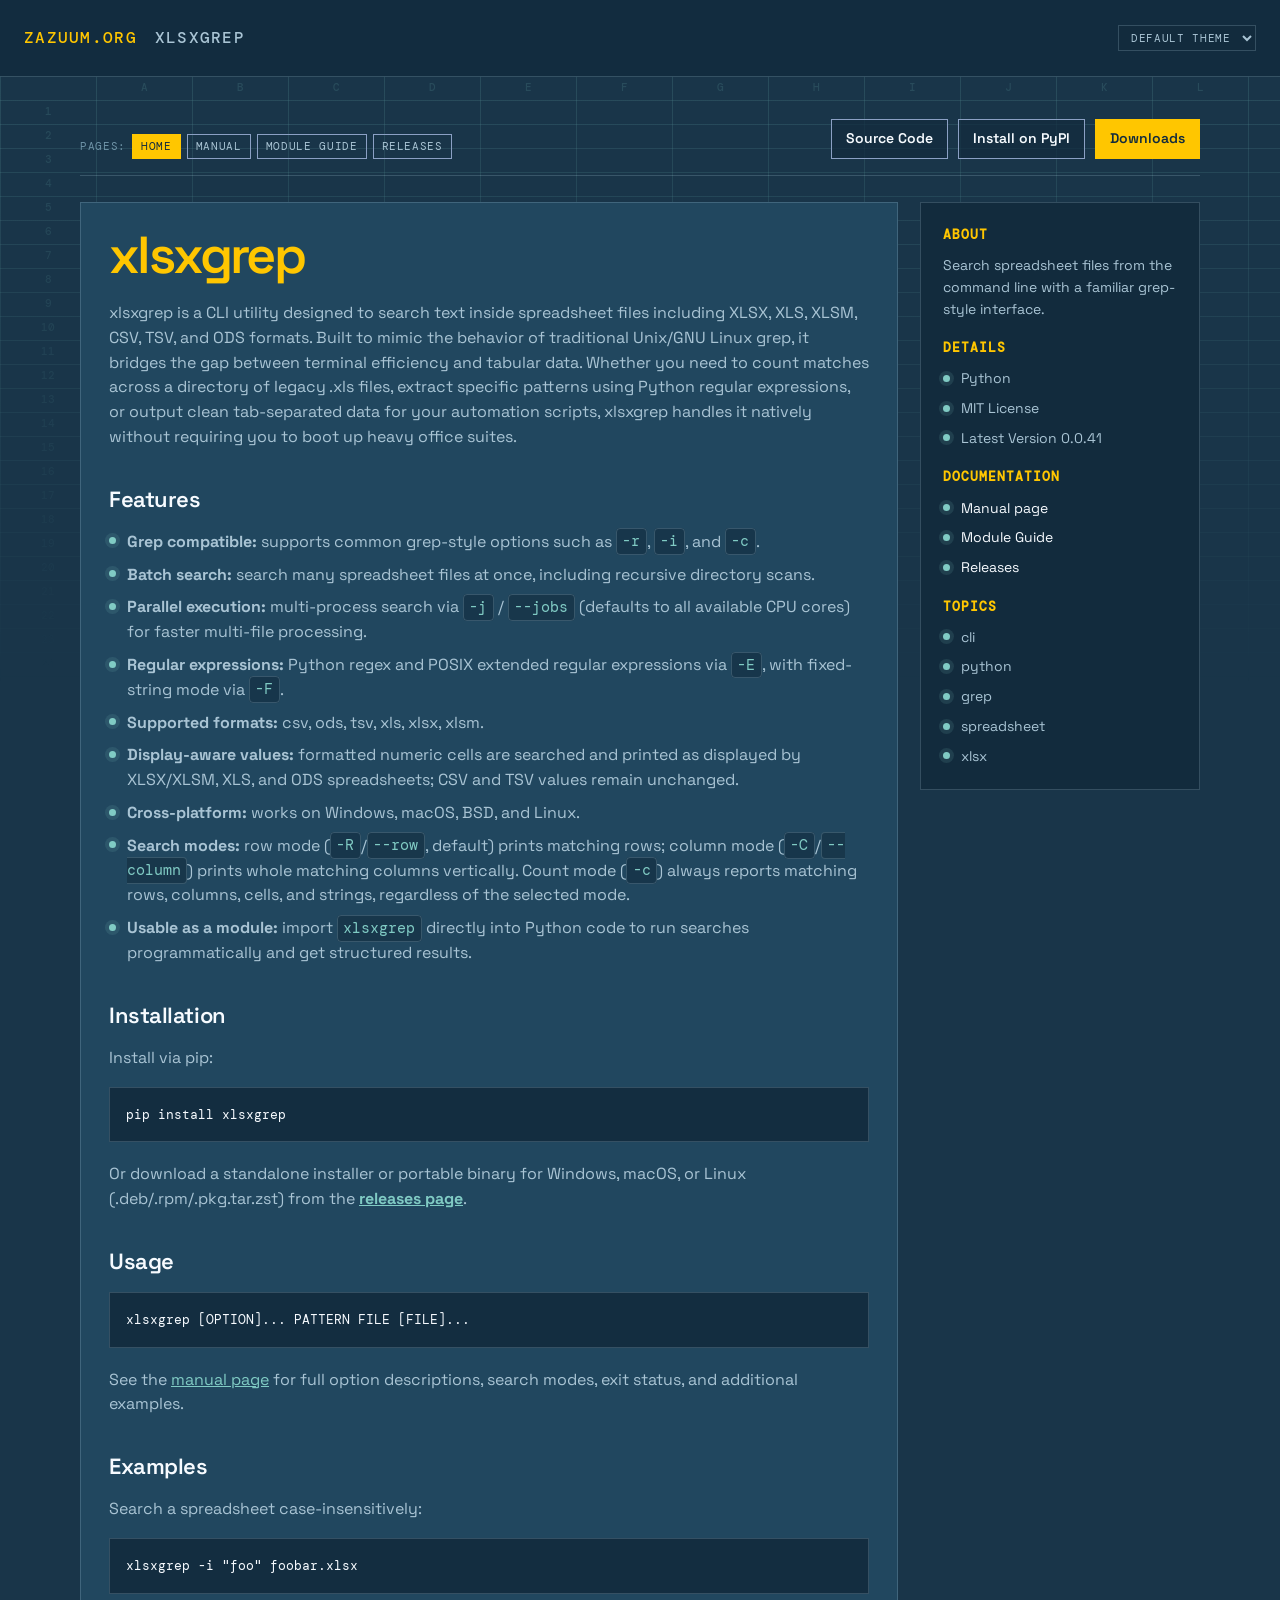
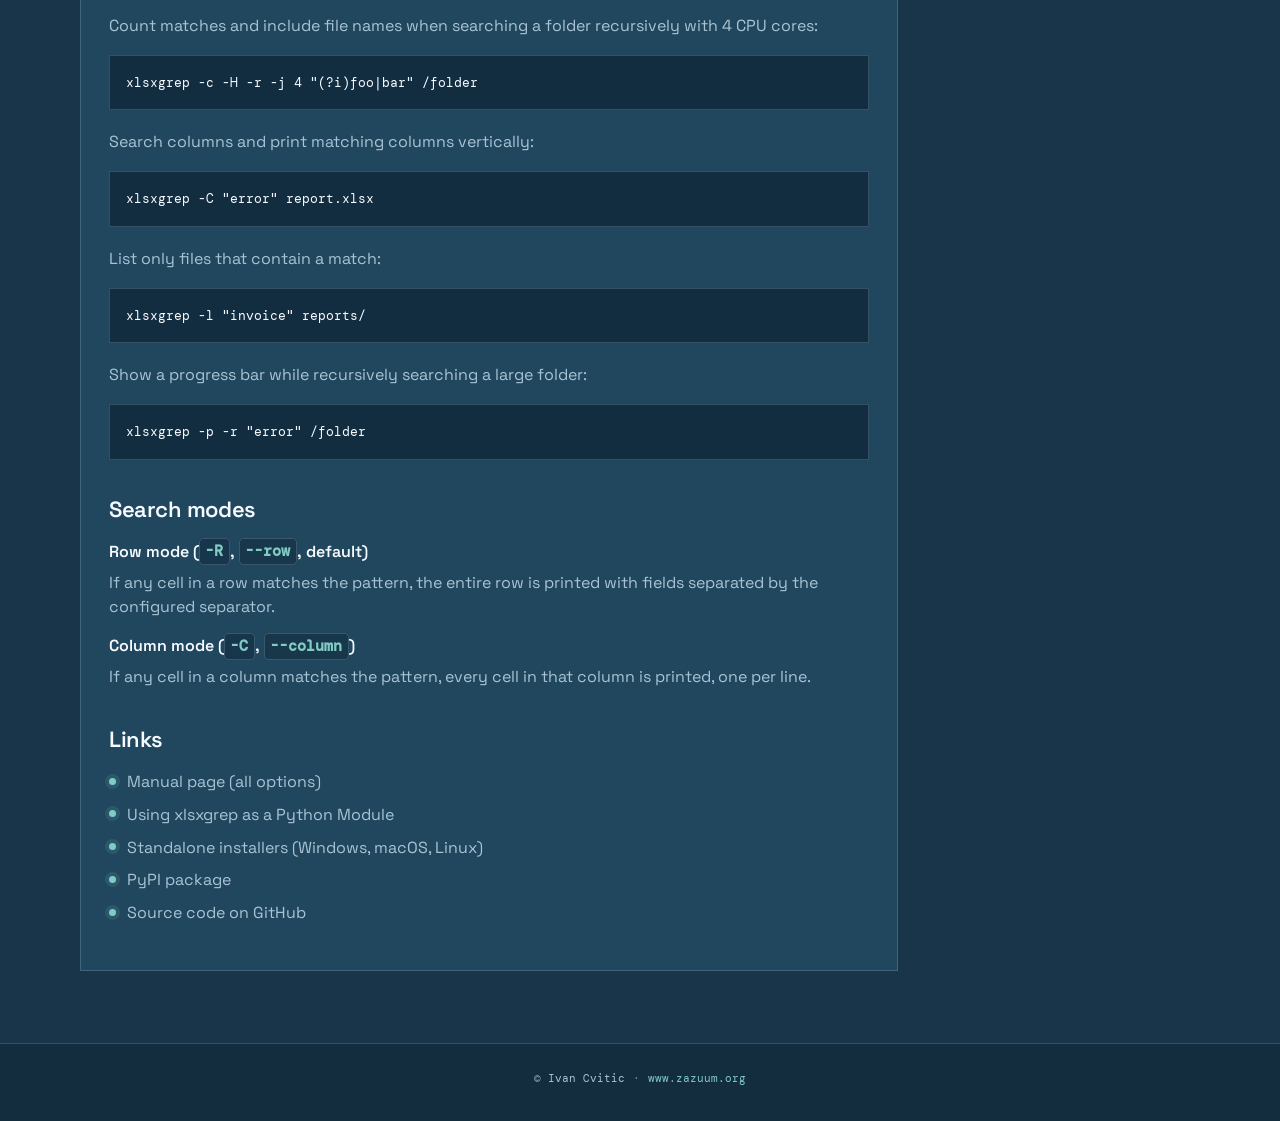
<file: docs/index.html>
<!DOCTYPE html>
<html lang="en">
<head>
  <script async src="https://www.googletagmanager.com/gtag/js?id=G-VQNH7RL9F0"></script>
  <script>
    window.dataLayer = window.dataLayer || [];
    function gtag(){dataLayer.push(arguments);}
    gtag('js', new Date());
    gtag('config', 'G-VQNH7RL9F0');
  </script>

  <meta charset="utf-8">
  <meta name="viewport" content="width=device-width, initial-scale=1">
  <title>zazuum/xlsxgrep</title>
  <link rel="stylesheet" href="css/style.css">
  <script src="theme.js"></script>
  <script src="sheet-grid.js" defer></script>
</head>
<body>
  <div class="gh-sheet-chrome" aria-hidden="true">
    <div class="gh-sheet-corner"></div>
    <div class="gh-sheet-col-headers" id="sheet-col-headers"></div>
    <div class="gh-sheet-row-headers" id="sheet-row-headers"></div>
  </div>
  <header class="gh-header">
    <div class="gh-header-inner">
      <nav class="gh-nav gh-nav-man" aria-label="Global">
        <a href="https://www.zazuum.org">zazuum.org</a>
        <a href="index.html">xlsxgrep</a>
      </nav>

      <div class="gh-header-actions">
        <select id="theme-select" class="gh-theme-select" aria-label="Select color theme">
          <option value="light">Light theme</option>
          <option value="default">Default theme</option>
          <option value="dark">Dark theme</option>
        </select>
      </div>
    </div>
  </header>

  <main class="gh-repo-page">
    <div class="gh-repo-header">
      <div class="gh-repo-header-main">
        <nav class="gh-sitemap" aria-label="Site pages">
          <span class="gh-sitemap-label">Pages:</span>
          <a href="index.html" class="is-active" aria-current="page">Home</a>
          <a href="manual.html">Manual</a>
          <a href="xlsxgrep_as_a_module.html">Module Guide</a>
          <a href="releases.html">Releases</a>
        </nav>
      </div>
      <div class="gh-repo-header-actions">
        <a class="gh-btn gh-btn-outline" href="https://github.com/zazuum/xlsxgrep" target="_blank" rel="noopener noreferrer">Source Code</a>
        <a class="gh-btn gh-btn-outline" href="https://pypi.org/project/xlsxgrep/" target="_blank" rel="noopener noreferrer">Install on PyPI</a>
        <a class="gh-btn gh-btn-primary" href="releases.html">Downloads</a>
      </div>
    </div>

    <div class="gh-repo-layout">
      <article class="gh-readme">
        <h1>xlsxgrep</h1>
        <p class="gh-readme-lead">
          xlsxgrep is a CLI utility designed to search text inside spreadsheet files including XLSX, XLS, XLSM, CSV, TSV, and ODS formats. 
          Built to mimic the behavior of traditional Unix/GNU Linux grep, it bridges the gap between terminal efficiency and tabular data.
          Whether you need to count matches across a directory of legacy .xls files, extract specific patterns using Python regular expressions,
           or output clean tab-separated data for your automation scripts, xlsxgrep handles it natively without requiring you to boot up heavy office suites.
        </p>

        <h2>Features</h2>
        <ul>
          <li><strong>Grep compatible:</strong> supports common grep-style options such as <code>-r</code>, <code>-i</code>, and <code>-c</code>.</li>
          <li><strong>Batch search:</strong> search many spreadsheet files at once, including recursive directory scans.</li>
          <li><strong>Parallel execution:</strong> multi-process search via <code>-j</code> / <code>--jobs</code> (defaults to all available CPU cores) for faster multi-file processing.</li>
          <li><strong>Regular expressions:</strong> Python regex and POSIX extended regular expressions via <code>-E</code>, with fixed-string mode via <code>-F</code>.</li>
          <li><strong>Supported formats:</strong> csv, ods, tsv, xls, xlsx, xlsm.</li>
          <li><strong>Display-aware values:</strong> formatted numeric cells are searched and printed as displayed by XLSX/XLSM, XLS, and ODS spreadsheets; CSV and TSV values remain unchanged.</li>
          <li><strong>Cross-platform:</strong> works on Windows, macOS, BSD, and Linux.</li>
          <li><strong>Search modes:</strong> row mode (<code>-R</code>/<code>--row</code>, default) prints matching rows; column mode (<code>-C</code>/<code>--column</code>) prints whole matching columns vertically. Count mode (<code>-c</code>) always reports matching rows, columns, cells, and strings, regardless of the selected mode.</li>
          <li><strong>Usable as a module:</strong> import <code>xlsxgrep</code> directly into Python code to run searches programmatically and get structured results.</li>
        </ul>

        <h2>Installation</h2>
        <p>Install via pip:</p>
        <pre><code>pip install xlsxgrep</code></pre>
        <p>
          Or download a standalone installer or portable binary for
          Windows, macOS, or Linux (.deb/.rpm/.pkg.tar.zst) from the
          <a href="releases.html"><strong>releases page</strong></a>.
        </p>

        <h2>Usage</h2>
        <pre><code>xlsxgrep [OPTION]... PATTERN FILE [FILE]...</code></pre>
        <p>
          See the <a href="manual.html">manual page</a> for full option descriptions,
          search modes, exit status, and additional examples.
        </p>

        <h2>Examples</h2>
        <p>Search a spreadsheet case-insensitively:</p>
        <pre><code>xlsxgrep -i "foo" foobar.xlsx</code></pre>

        <p>Count matches and include file names when searching a folder recursively with 4 CPU cores:</p>
        <pre><code>xlsxgrep -c -H -r -j 4 "(?i)foo|bar" /folder</code></pre>

        <p>Search columns and print matching columns vertically:</p>
        <pre><code>xlsxgrep -C "error" report.xlsx</code></pre>

        <p>List only files that contain a match:</p>
        <pre><code>xlsxgrep -l "invoice" reports/</code></pre>

        <p>Show a progress bar while recursively searching a large folder:</p>
        <pre><code>xlsxgrep -p -r "error" /folder</code></pre>

        <h2>Search modes</h2>
        <dl class="gh-readme-dl">
          <dt>Row mode (<code>-R</code>, <code>--row</code>, default)</dt>
          <dd>If any cell in a row matches the pattern, the entire row is printed with fields separated by the configured separator.</dd>
          <dt>Column mode (<code>-C</code>, <code>--column</code>)</dt>
          <dd>If any cell in a column matches the pattern, every cell in that column is printed, one per line.</dd>
        </dl>

        <h2>Links</h2>
        <ul>
          <li><a href="manual.html">Manual page (all options)</a></li>
          <li><a href="xlsxgrep_as_a_module.html">Using xlsxgrep as a Python Module</a></li>
          <li><a href="releases.html">Standalone installers (Windows, macOS, Linux)</a></li>
          <li><a href="https://pypi.org/project/xlsxgrep/" target="_blank" rel="noopener noreferrer">PyPI package</a></li>
          <li><a href="https://github.com/zazuum/xlsxgrep" target="_blank" rel="noopener noreferrer">Source code on GitHub</a></li>
          
        </ul>
      </article>

      <aside class="gh-repo-sidebar">
        <h2>About</h2>
        <p>Search spreadsheet files from the command line with a familiar grep-style interface.</p>

         <h3>Details</h3>
        <ul class="gh-repo-meta">
          <li><span class="gh-lang-dot gh-lang-python"></span> Python</li>
          <li>MIT License</li>
          <li>Latest Version 0.0.41</li>
 
        <h3>Documentation</h3>
        <ul class="gh-repo-meta">
          <li><a href="manual.html">Manual page</a></li>
          <li><a href="xlsxgrep_as_a_module.html">Module Guide</a></li>
          <li><a href="releases.html">Releases</a></li>
        </ul>


        <h3>Topics</h3>
        <ul class="gh-topic-list">
          <li>cli</li>
          <li>python</li>
          <li>grep</li>
          <li>spreadsheet</li>
          <li>xlsx</li>
        </ul>
        </ul>
      </aside>
    </div>
  </main>

  <footer class="gh-footer">
    <div class="gh-footer-inner">
      <span>&copy; Ivan Cvitic</span>
      <span class="gh-footer-sep">&middot;</span>
      <a href="https://www.zazuum.org">www.zazuum.org</a>
    </div>
  </footer>
</body>
</html>
</file>
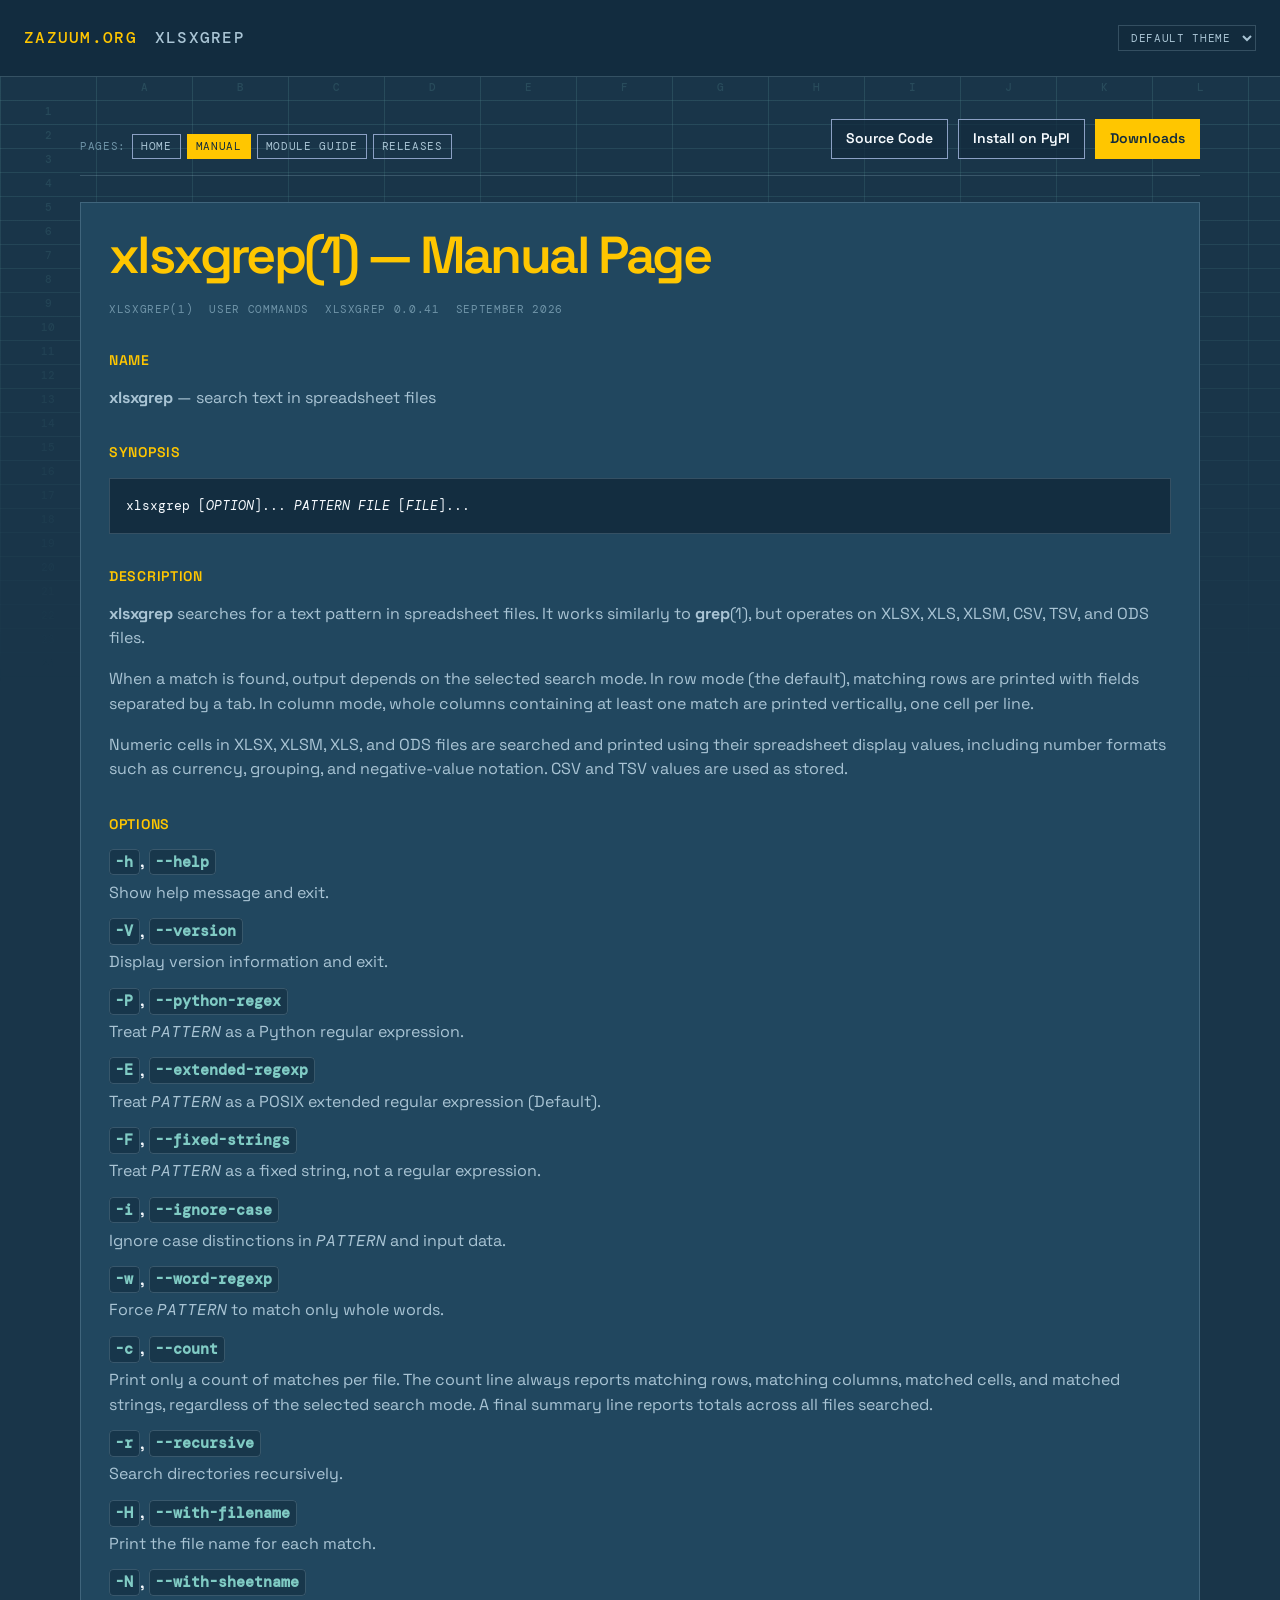
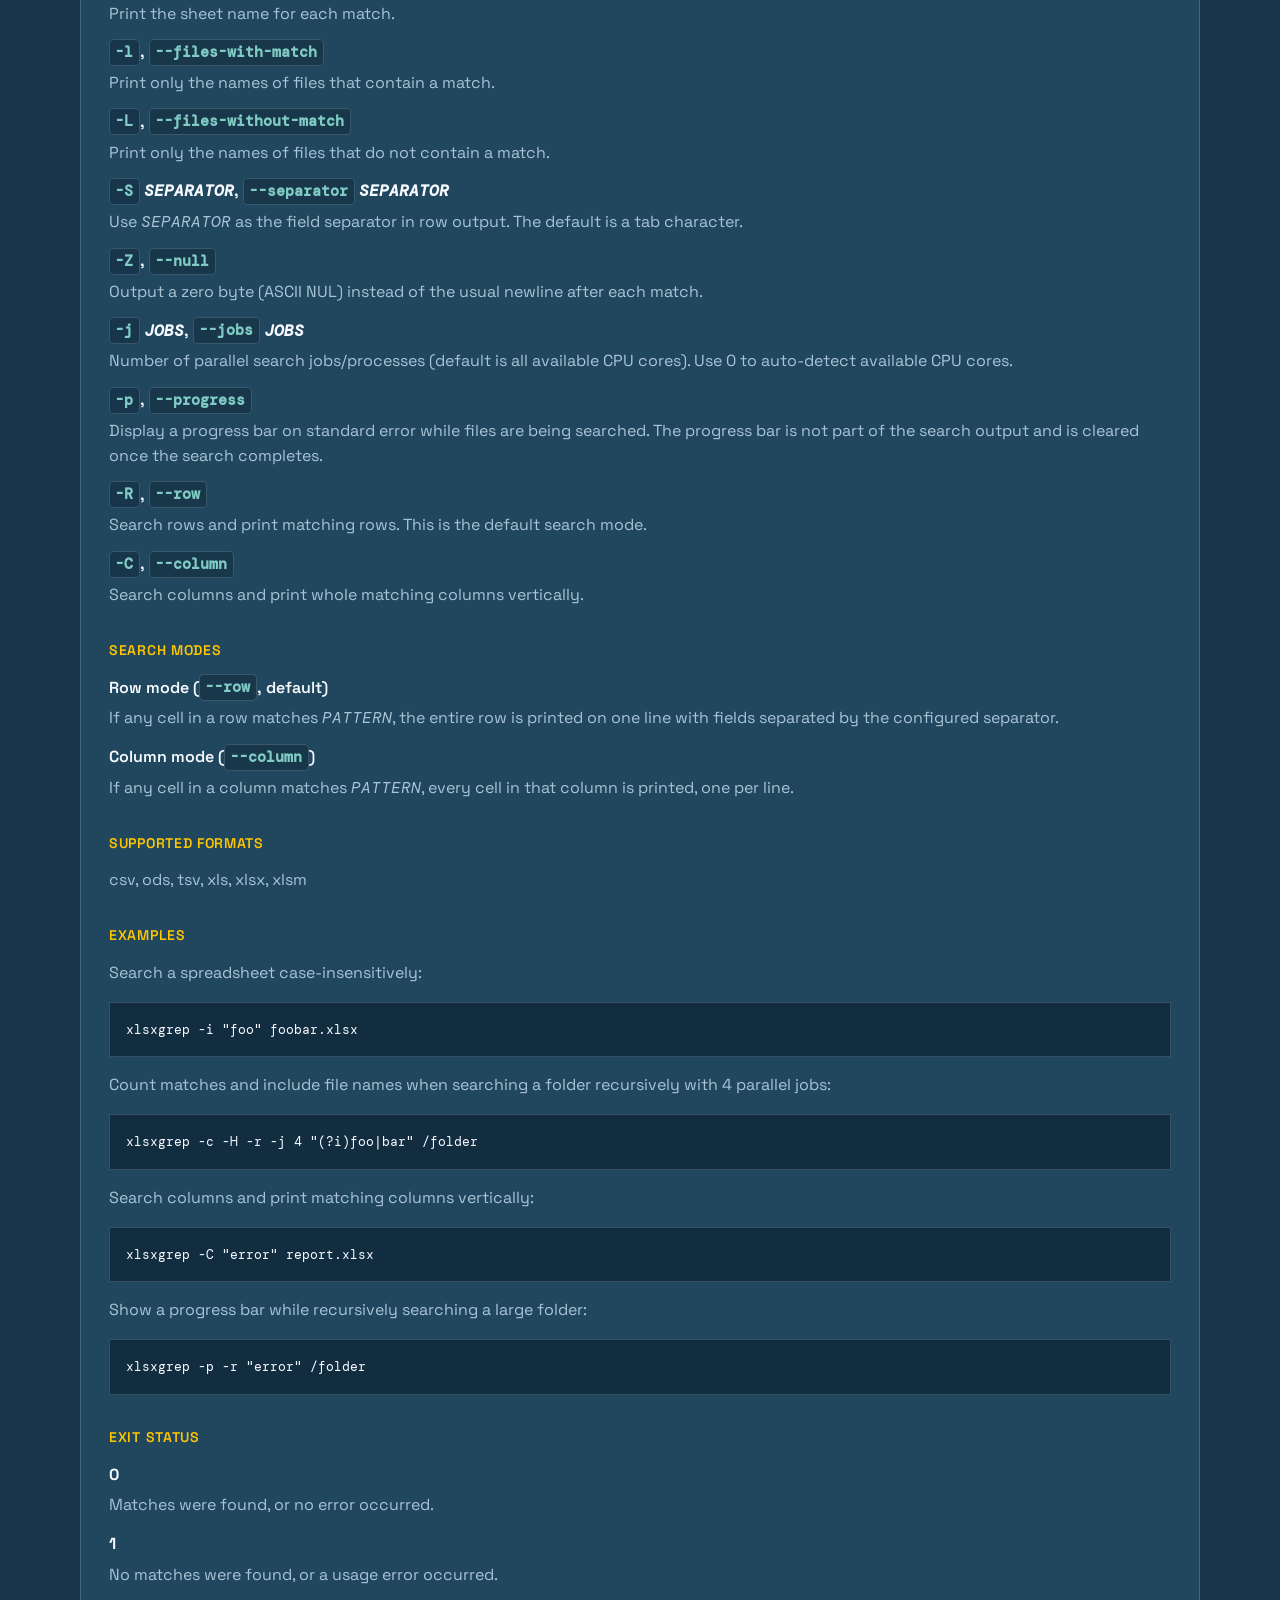
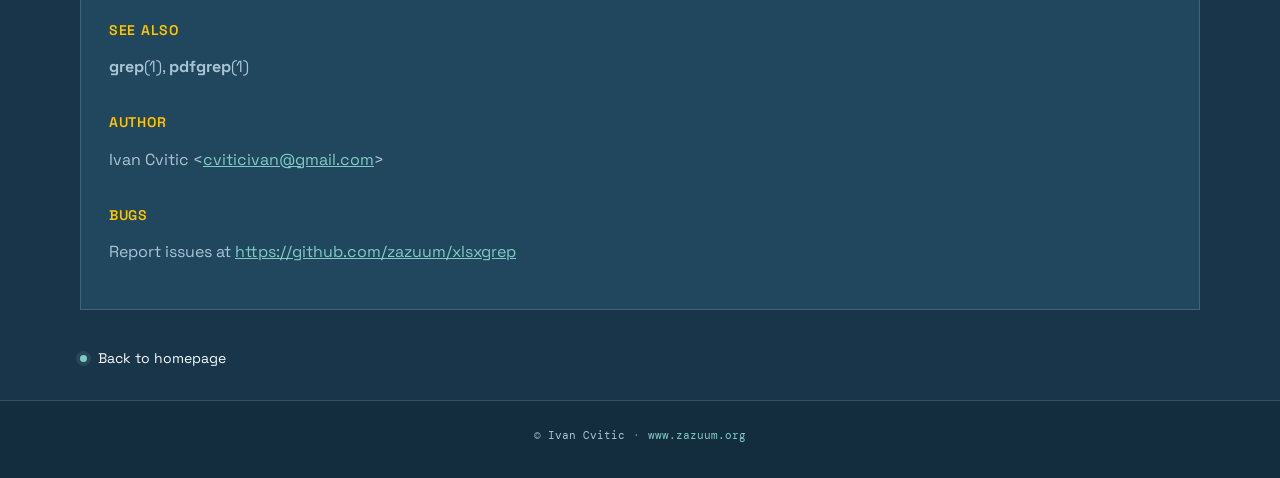
<file: docs/manual.html>
<!DOCTYPE html>
<html lang="en">
<head>
  <script async src="https://www.googletagmanager.com/gtag/js?id=G-VQNH7RL9F0"></script>
  <script>
    window.dataLayer = window.dataLayer || [];
    function gtag(){dataLayer.push(arguments);}
    gtag('js', new Date());
    gtag('config', 'G-VQNH7RL9F0');
  </script>

  <meta charset="utf-8">
  <meta name="viewport" content="width=device-width, initial-scale=1">
  <title>xlsxgrep(1) — manual page</title>
  <link rel="stylesheet" href="css/style.css">
  <script src="theme.js"></script>
  <script src="sheet-grid.js" defer></script>
</head>
<body>
  <div class="gh-sheet-chrome" aria-hidden="true">
    <div class="gh-sheet-corner"></div>
    <div class="gh-sheet-col-headers" id="sheet-col-headers"></div>
    <div class="gh-sheet-row-headers" id="sheet-row-headers"></div>
  </div>
  <header class="gh-header">
    <div class="gh-header-inner">
      <nav class="gh-nav gh-nav-man" aria-label="Global">
        <a href="https://www.zazuum.org">zazuum.org</a>
        <a href="index.html">xlsxgrep</a>
      </nav>

      <div class="gh-header-actions">
        <select id="theme-select" class="gh-theme-select" aria-label="Select color theme">
          <option value="light">Light theme</option>
          <option value="default">Default theme</option>
          <option value="dark">Dark theme</option>
        </select>
      </div>
    </div>
  </header>

  <main class="gh-man-page">
    <div class="gh-repo-header">
      <div class="gh-repo-header-main">
        <nav class="gh-sitemap" aria-label="Site pages">
          <span class="gh-sitemap-label">Pages:</span>
          <a href="index.html">Home</a>
          <a href="manual.html" class="is-active" aria-current="page">Manual</a>
          <a href="xlsxgrep_as_a_module.html">Module Guide</a>
          <a href="releases.html">Releases</a>
        </nav>
      </div>
      <div class="gh-repo-header-actions">
        <a class="gh-btn gh-btn-outline" href="https://github.com/zazuum/xlsxgrep" target="_blank" rel="noopener noreferrer">Source Code</a>
        <a class="gh-btn gh-btn-outline" href="https://pypi.org/project/xlsxgrep/" target="_blank" rel="noopener noreferrer">Install on PyPI</a>
        <a class="gh-btn gh-btn-primary" href="releases.html">Downloads</a>
      </div>
    </div>

    <article class="gh-man-body">
      <h1>xlsxgrep(1) — Manual Page</h1>
      <p class="gh-man-meta">
        <span>XLSXGREP(1)</span>
        <span>User Commands</span>
        <span>xlsxgrep 0.0.41</span>
        <span>September 2026</span>
      </p>

      <section class="gh-man-section" id="name">
        <h2>Name</h2>
        <p><strong>xlsxgrep</strong> — search text in spreadsheet files</p>
      </section>

      <section class="gh-man-section" id="synopsis">
        <h2>Synopsis</h2>
        <pre class="gh-man-synopsis"><code>xlsxgrep [<var>OPTION</var>]... <var>PATTERN</var> <var>FILE</var> [<var>FILE</var>]...</code></pre>
      </section>

      <section class="gh-man-section" id="description">
        <h2>Description</h2>
        <p>
          <strong>xlsxgrep</strong> searches for a text pattern in spreadsheet files.
          It works similarly to <strong>grep</strong>(1), but operates on XLSX, XLS, XLSM, CSV, TSV, and ODS files.
        </p>
        <p>
          When a match is found, output depends on the selected search mode.
          In row mode (the default), matching rows are printed with fields separated by a tab.
          In column mode, whole columns containing at least one match are printed vertically, one cell per line.
        </p>
        <p>
          Numeric cells in XLSX, XLSM, XLS, and ODS files are searched and printed using their spreadsheet display values,
          including number formats such as currency, grouping, and negative-value notation. CSV and TSV values are used as stored.
        </p>
      </section>

      <section class="gh-man-section" id="options">
        <h2>Options</h2>
        <dl class="gh-man-dl">
          <dt><code>-h</code>, <code>--help</code></dt>
          <dd>Show help message and exit.</dd>

          <dt><code>-V</code>, <code>--version</code></dt>
          <dd>Display version information and exit.</dd>

          <dt><code>-P</code>, <code>--python-regex</code></dt>
          <dd>Treat <var>PATTERN</var> as a Python regular expression.</dd>

          <dt><code>-E</code>, <code>--extended-regexp</code></dt>
          <dd>Treat <var>PATTERN</var> as a POSIX extended regular expression (Default).</dd>

          <dt><code>-F</code>, <code>--fixed-strings</code></dt>
          <dd>Treat <var>PATTERN</var> as a fixed string, not a regular expression.</dd>

          <dt><code>-i</code>, <code>--ignore-case</code></dt>
          <dd>Ignore case distinctions in <var>PATTERN</var> and input data.</dd>

          <dt><code>-w</code>, <code>--word-regexp</code></dt>
          <dd>Force <var>PATTERN</var> to match only whole words.</dd>

          <dt><code>-c</code>, <code>--count</code></dt>
          <dd>Print only a count of matches per file. The count line always reports matching rows, matching columns, matched cells, and matched strings, regardless of the selected search mode. A final summary line reports totals across all files searched.</dd>

          <dt><code>-r</code>, <code>--recursive</code></dt>
          <dd>Search directories recursively.</dd>

          <dt><code>-H</code>, <code>--with-filename</code></dt>
          <dd>Print the file name for each match.</dd>

          <dt><code>-N</code>, <code>--with-sheetname</code></dt>
          <dd>Print the sheet name for each match.</dd>

          <dt><code>-l</code>, <code>--files-with-match</code></dt>
          <dd>Print only the names of files that contain a match.</dd>

          <dt><code>-L</code>, <code>--files-without-match</code></dt>
          <dd>Print only the names of files that do not contain a match.</dd>

          <dt><code>-S</code> <var>SEPARATOR</var>, <code>--separator</code> <var>SEPARATOR</var></dt>
          <dd>Use <var>SEPARATOR</var> as the field separator in row output. The default is a tab character.</dd>

          <dt><code>-Z</code>, <code>--null</code></dt>
          <dd>Output a zero byte (ASCII NUL) instead of the usual newline after each match.</dd>

          <dt><code>-j</code> <var>JOBS</var>, <code>--jobs</code> <var>JOBS</var></dt>
          <dd>Number of parallel search jobs/processes (default is all available CPU cores). Use 0 to auto-detect available CPU cores.</dd>

          <dt><code>-p</code>, <code>--progress</code></dt>
          <dd>Display a progress bar on standard error while files are being searched. The progress bar is not part of the search output and is cleared once the search completes.</dd>

          <dt><code>-R</code>, <code>--row</code></dt>
          <dd>Search rows and print matching rows. This is the default search mode.</dd>

          <dt><code>-C</code>, <code>--column</code></dt>
          <dd>Search columns and print whole matching columns vertically.</dd>
        </dl>
      </section>

      <section class="gh-man-section" id="search-modes">
        <h2>Search modes</h2>
        <dl class="gh-man-dl">
          <dt>Row mode (<code>--row</code>, default)</dt>
          <dd>If any cell in a row matches <var>PATTERN</var>, the entire row is printed on one line with fields separated by the configured separator.</dd>

          <dt>Column mode (<code>--column</code>)</dt>
          <dd>If any cell in a column matches <var>PATTERN</var>, every cell in that column is printed, one per line.</dd>
        </dl>
      </section>

      <section class="gh-man-section" id="supported-formats">
        <h2>Supported formats</h2>
        <p>csv, ods, tsv, xls, xlsx, xlsm</p>
      </section>

      <section class="gh-man-section" id="examples">
        <h2>Examples</h2>
        <p>Search a spreadsheet case-insensitively:</p>
        <pre><code>xlsxgrep -i "foo" foobar.xlsx</code></pre>

        <p>Count matches and include file names when searching a folder recursively with 4 parallel jobs:</p>
        <pre><code>xlsxgrep -c -H -r -j 4 "(?i)foo|bar" /folder</code></pre>

        <p>Search columns and print matching columns vertically:</p>
        <pre><code>xlsxgrep -C "error" report.xlsx</code></pre>

        <p>Show a progress bar while recursively searching a large folder:</p>
        <pre><code>xlsxgrep -p -r "error" /folder</code></pre>
      </section>

      <section class="gh-man-section" id="exit-status">
        <h2>Exit status</h2>
        <dl class="gh-man-dl">
          <dt><strong>0</strong></dt>
          <dd>Matches were found, or no error occurred.</dd>
          <dt><strong>1</strong></dt>
          <dd>No matches were found, or a usage error occurred.</dd>
        </dl>
      </section>

      <section class="gh-man-section" id="see-also">
        <h2>See also</h2>
        <p><strong>grep</strong>(1), <strong>pdfgrep</strong>(1) </p>
      </section>

      <section class="gh-man-section" id="author">
        <h2>Author</h2>
        <p>Ivan Cvitic &lt;<a href="mailto:cviticivan@gmail.com">cviticivan@gmail.com</a>&gt;</p>
      </section>

      <section class="gh-man-section" id="bugs">
        <h2>Bugs</h2>
        <p>Report issues at <a href="https://github.com/zazuum/xlsxgrep" target="_blank" rel="noopener noreferrer">https://github.com/zazuum/xlsxgrep</a></p>
      </section>
    </article>
  </main>

  <div class="gh-back-home">
    <ul class="gh-repo-meta">
      <li><a href="index.html">Back to homepage</a></li>
    </ul>
  </div>

  <footer class="gh-footer">
    <div class="gh-footer-inner">
      <span>&copy;  Ivan Cvitic</span>
      <span class="gh-footer-sep">&middot;</span>
      <a href="https://www.zazuum.org">www.zazuum.org</a>
    </div>
  </footer>
</body>
</html>
</file>
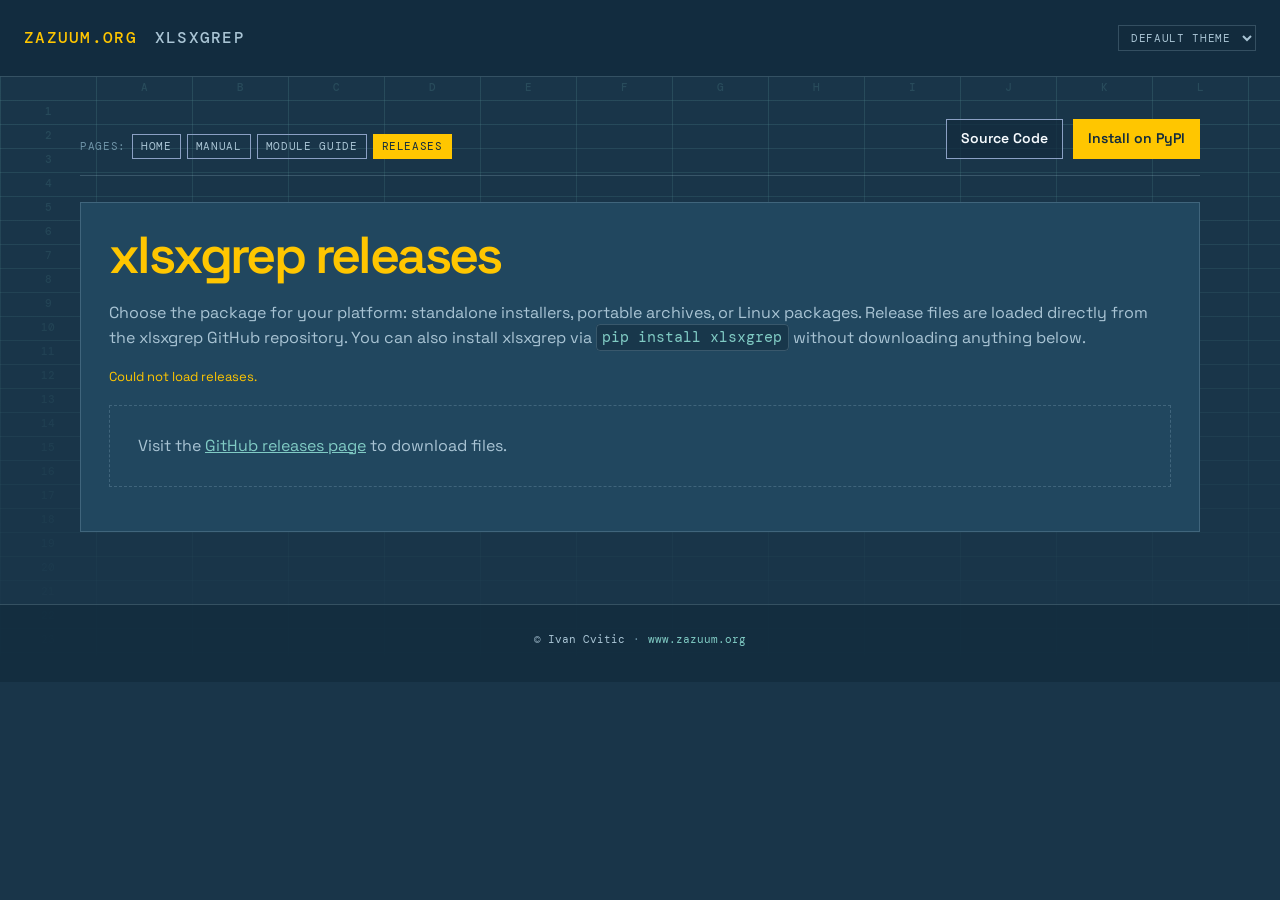
<file: docs/releases.html>
<!DOCTYPE html>
<html lang="en">
<head>
  <script async src="https://www.googletagmanager.com/gtag/js?id=G-VQNH7RL9F0"></script>
  <script>
    window.dataLayer = window.dataLayer || [];
    function gtag(){dataLayer.push(arguments);}
    gtag('js', new Date());
    gtag('config', 'G-VQNH7RL9F0');
  </script>

  <meta charset="utf-8">
  <meta name="viewport" content="width=device-width, initial-scale=1">
  <meta name="description" content="Download xlsxgrep releases for Windows, macOS, and Linux.">
  <title>xlsxgrep | Releases</title>
  <link rel="stylesheet" href="css/style.css">
  <script src="theme.js"></script>
  <script src="sheet-grid.js" defer></script>
</head>
<body>
  <div class="gh-sheet-chrome" aria-hidden="true">
    <div class="gh-sheet-corner"></div>
    <div class="gh-sheet-col-headers" id="sheet-col-headers"></div>
    <div class="gh-sheet-row-headers" id="sheet-row-headers"></div>
  </div>
  <header class="gh-header">
    <div class="gh-header-inner">
      <nav class="gh-nav gh-nav-man" aria-label="Global">
        <a href="https://www.zazuum.org">zazuum.org</a>
        <a href="index.html">xlsxgrep</a>
      </nav>

      <div class="gh-header-actions">
        <select id="theme-select" class="gh-theme-select" aria-label="Select color theme">
          <option value="light">Light theme</option>
          <option value="default">Default theme</option>
          <option value="dark">Dark theme</option>
        </select>
      </div>
    </div>
  </header>

  <main class="gh-repo-page">
    <div class="gh-repo-header">
      <div class="gh-repo-header-main">
        <nav class="gh-sitemap" aria-label="Site pages">
          <span class="gh-sitemap-label">Pages:</span>
          <a href="index.html">Home</a>
          <a href="manual.html">Manual</a>
          <a href="xlsxgrep_as_a_module.html">Module Guide</a>
          <a href="releases.html" class="is-active" aria-current="page">Releases</a>
        </nav>
      </div>
      <div class="gh-repo-header-actions">
        <a class="gh-btn gh-btn-outline" href="https://github.com/zazuum/xlsxgrep" target="_blank" rel="noopener noreferrer">Source Code</a>
        <a class="gh-btn gh-btn-primary" href="https://pypi.org/project/xlsxgrep/" target="_blank" rel="noopener noreferrer">Install on PyPI</a>
      </div>
    </div>

    <article class="gh-readme">
      <h1>xlsxgrep releases</h1>
      <p class="gh-readme-lead">
        Choose the package for your platform: standalone installers, portable archives, or Linux packages.
        Release files are loaded directly from the xlsxgrep GitHub repository. You can also install xlsxgrep
        via <code>pip install xlsxgrep</code> without downloading anything below.
      </p>

      <div id="release-status" class="gh-release-status">Loading releases...</div>
      <section id="release-list" class="gh-release-list" aria-live="polite"></section>
    </article>
  </main>

  <footer class="gh-footer">
    <div class="gh-footer-inner">
      <span>&copy; Ivan Cvitic</span>
      <span class="gh-footer-sep">&middot;</span>
      <a href="https://www.zazuum.org">www.zazuum.org</a>
    </div>
  </footer>

  <script>
    (function () {
      var apiUrl = "https://api.github.com/repos/zazuum/xlsxgrep/releases";
      var list = document.getElementById("release-list");
      var status = document.getElementById("release-status");

      function escapeHtml(value) {
        return String(value).replace(/[&<>'"]/g, function (character) {
          return { "&": "&amp;", "<": "&lt;", ">": "&gt;", "'": "&#39;", '"': "&quot;" }[character];
        });
      }

      function assetPlatform(asset) {
        var name = asset.name.toLowerCase();
        if (name.indexOf(".deb") !== -1) return { key: "debian", label: "Debian / Ubuntu", icon: "DEB" };
        if (name.indexOf(".rpm") !== -1) return { key: "fedora", label: "Fedora / Red Hat / SUSE", icon: "RPM" };
        if (name.indexOf(".pkg.tar") !== -1) return { key: "arch", label: "Arch Linux", icon: "ARCH" };
        if (name.indexOf("windows") !== -1 || name.indexOf(".exe") !== -1) return { key: "windows", label: "Windows", icon: "WIN" };
        if (name.indexOf("macos") !== -1 || name.indexOf(".pkg") !== -1) return { key: "macos", label: "macOS", icon: "MAC" };
        if (name.indexOf("linux") !== -1 || name.indexOf(".tar.gz") !== -1) return { key: "linux", label: "Linux (portable)", icon: "BIN" };
        return { key: "other", label: "Other files", icon: "FILE" };
      }

      function renderAsset(asset) {
        return '<article class="gh-asset"><span class="gh-asset-name">' + escapeHtml(asset.name) +
          '</span><a class="gh-asset-download" href="' + escapeHtml(asset.browser_download_url) + '">Download</a></article>';
      }

      function renderRelease(release) {
        var assets = release.assets || [];
        var groups = {};
        assets.forEach(function (asset) {
          var platform = assetPlatform(asset);
          if (!groups[platform.key]) groups[platform.key] = { platform: platform, assets: [] };
          groups[platform.key].assets.push(asset);
        });
        var assetMarkup = Object.keys(groups).map(function (key) {
          var group = groups[key];
          return '<section class="gh-platform-group"><h3 class="gh-platform-heading"><span class="gh-platform-icon">' +
            group.platform.icon + '</span>' + group.platform.label + '</h3><div class="gh-asset-grid">' +
            group.assets.map(renderAsset).join("") + '</div></section>';
        }).join("");
        if (!assetMarkup) assetMarkup = '<p class="gh-release-empty">No files are attached to this release.</p>';
        var date = release.published_at ? new Date(release.published_at).toLocaleDateString() : "";
        return '<article class="gh-release"><div class="gh-release-head"><div><h2>' +
          escapeHtml(release.name || release.tag_name) + '</h2><span class="gh-release-date">' + escapeHtml(date) +
          '</span></div><a class="gh-release-link" href="' + escapeHtml(release.html_url) +
          '">View release notes</a></div><div class="gh-platform-grid">' + assetMarkup + '</div></article>';
      }

      fetch(apiUrl, { headers: { "Accept": "application/vnd.github+json" } })
        .then(function (response) { return response.ok ? response.json() : Promise.reject(response.status); })
        .then(function (releases) {
          if (!releases.length) {
            status.textContent = "No releases published yet.";
            return;
          }
          status.textContent = releases.length + " release" + (releases.length === 1 ? "" : "s") + " available";
          list.innerHTML = releases.map(renderRelease).join("");
        })
        .catch(function () {
          status.textContent = "Could not load releases.";
          status.className = "gh-release-status error";
          list.innerHTML = '<p class="gh-release-empty">Visit the <a href="https://github.com/zazuum/xlsxgrep/releases">GitHub releases page</a> to download files.</p>';
        });
    })();
  </script>
</body>
</html>
</file>
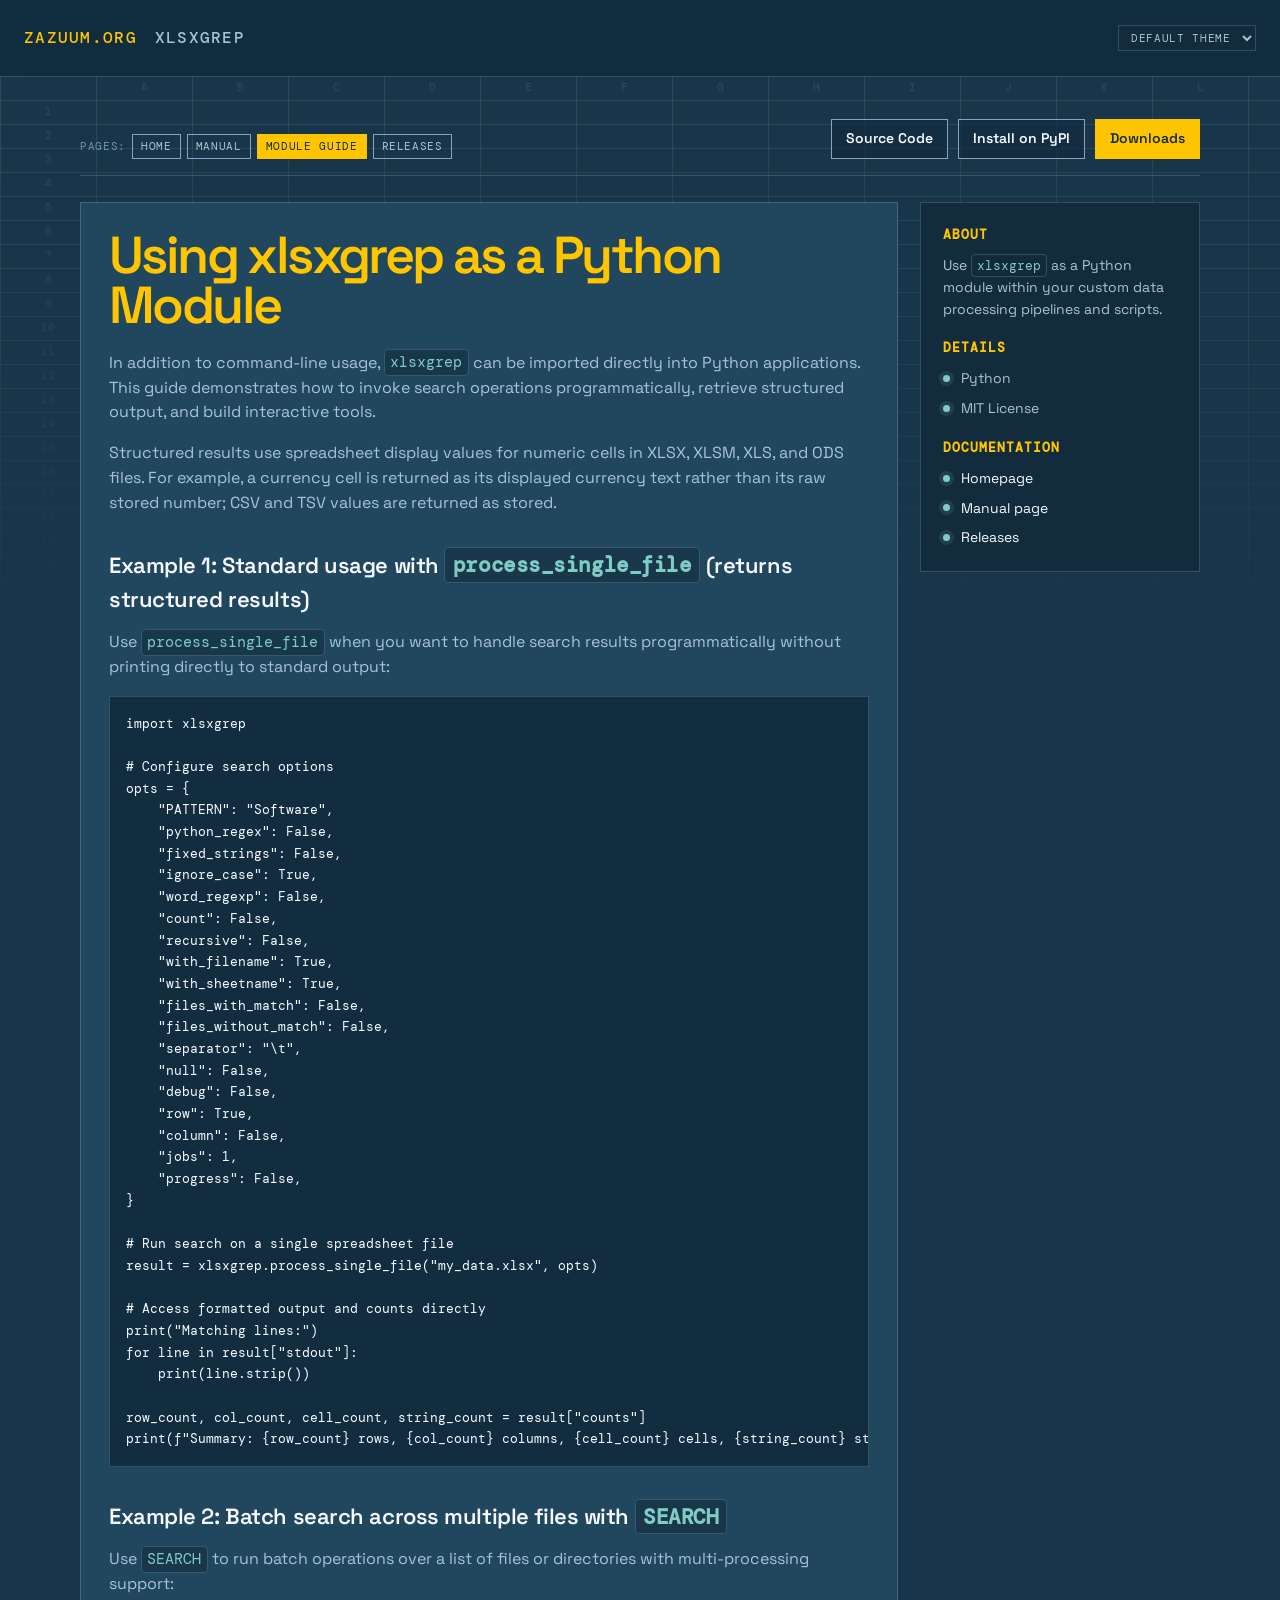
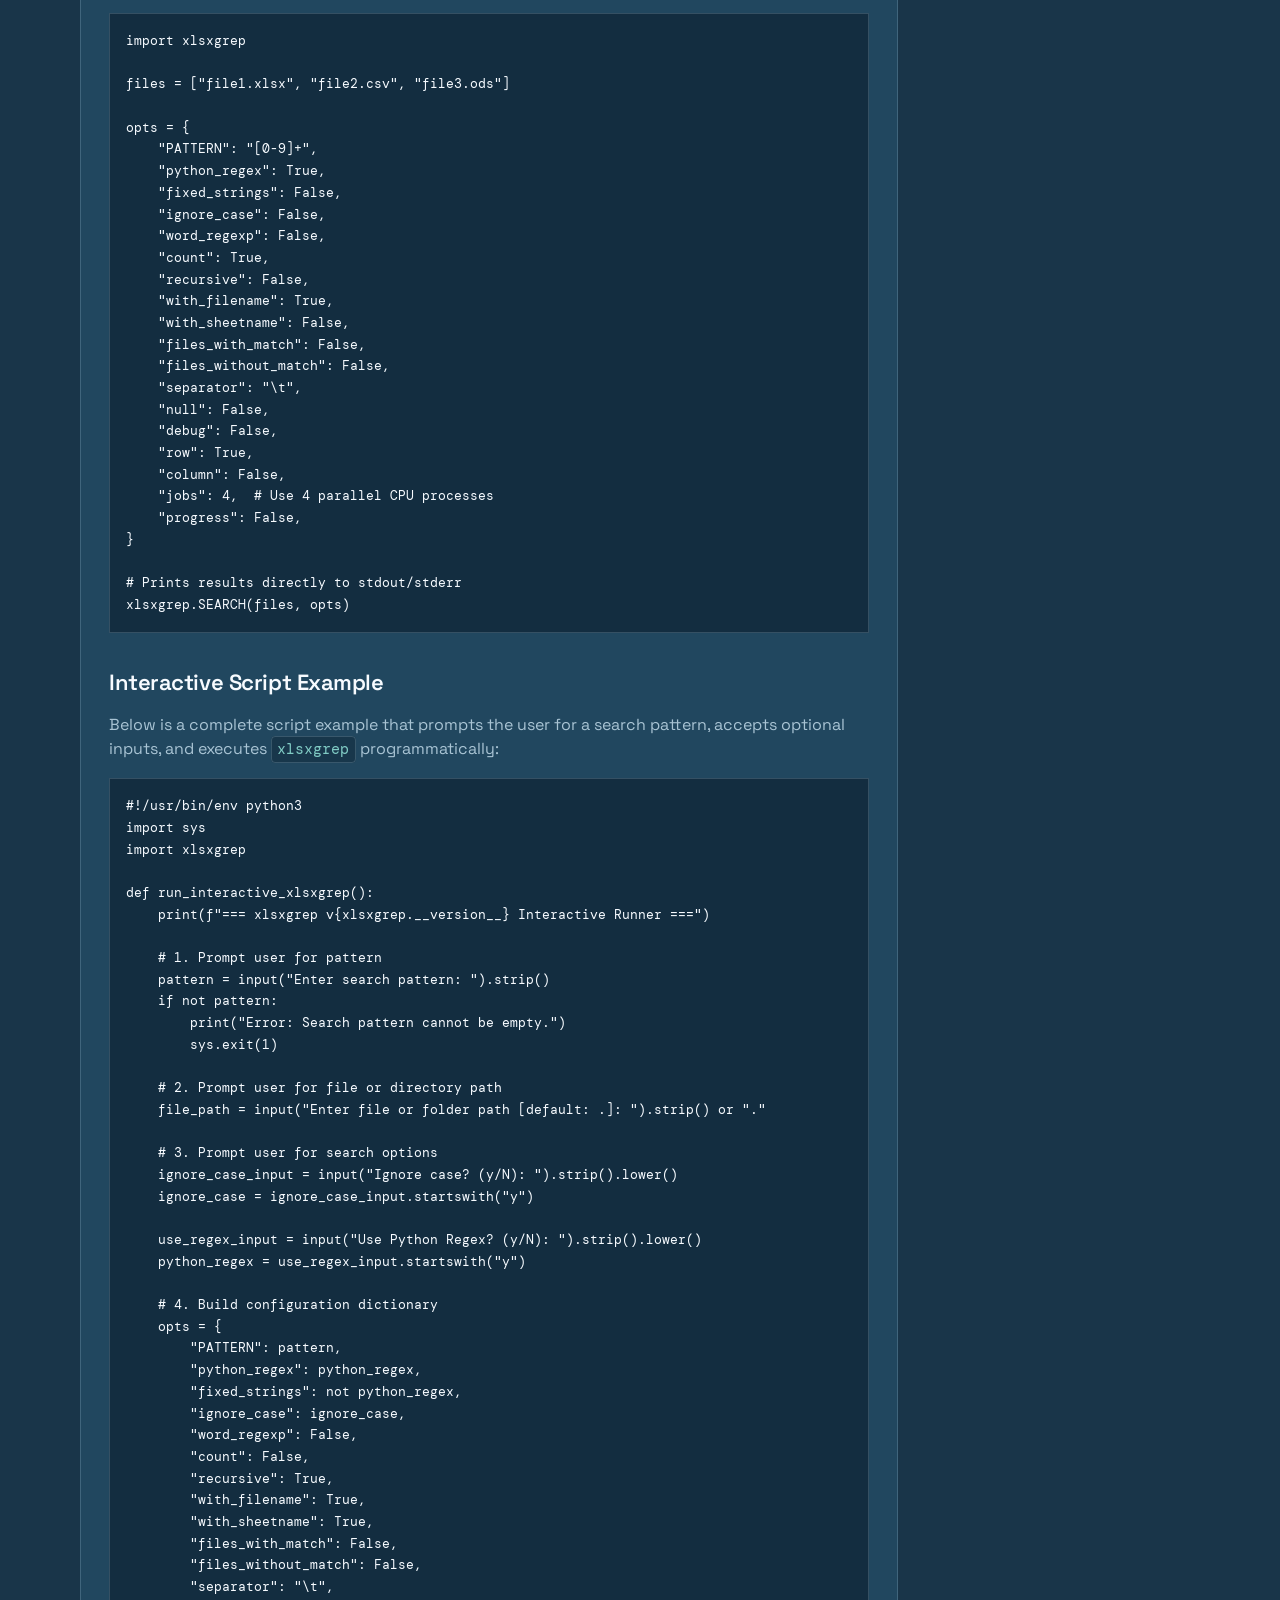
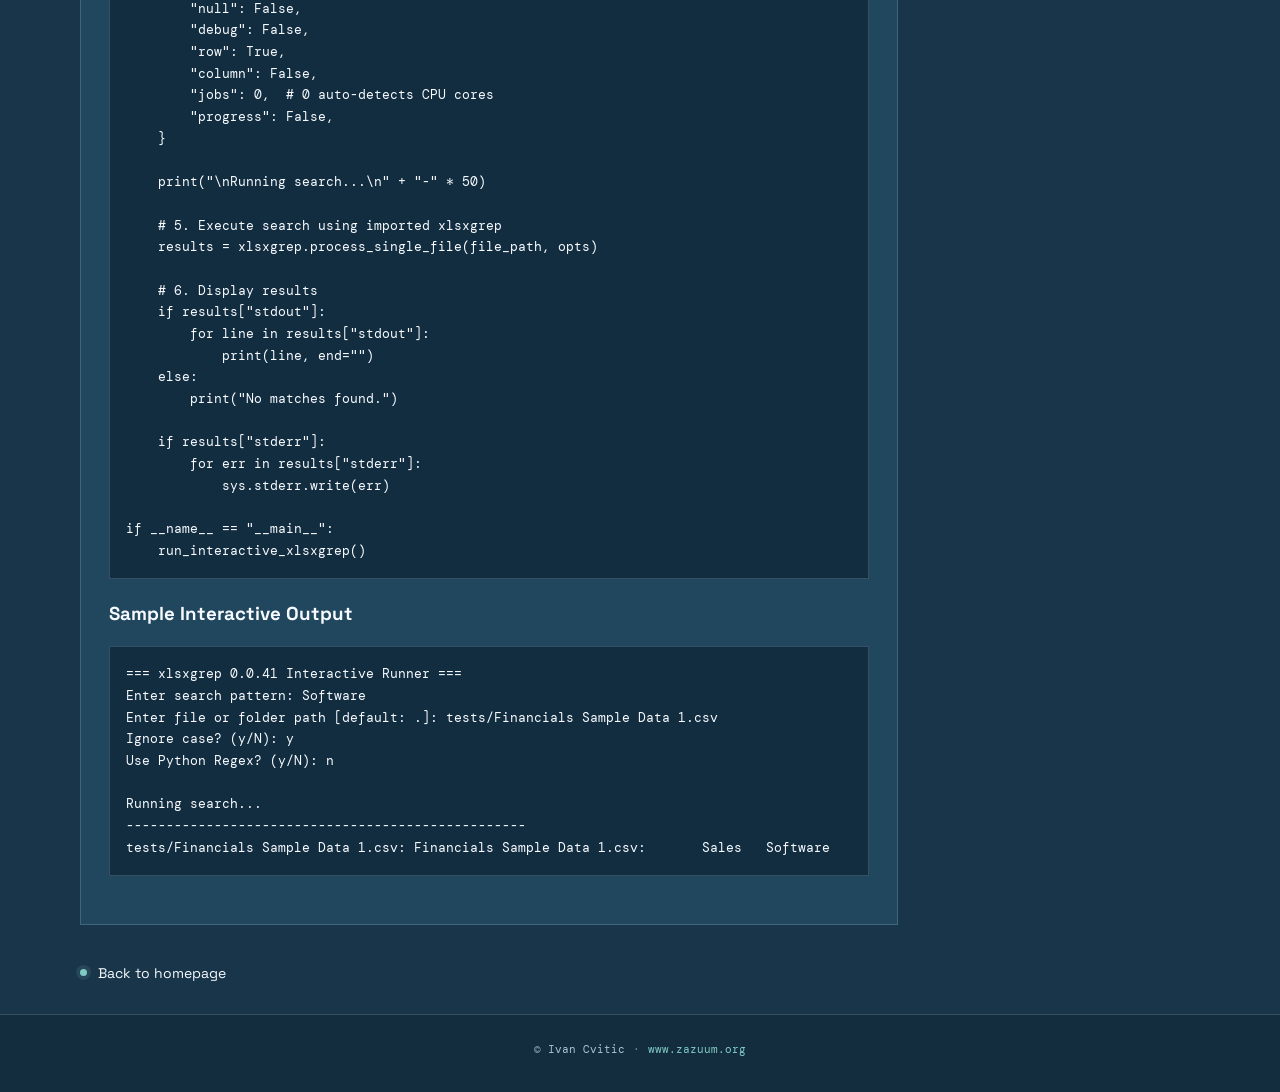
<file: docs/xlsxgrep_as_a_module.html>
<!DOCTYPE html>
<html lang="en">
<head>
  <script async src="https://www.googletagmanager.com/gtag/js?id=G-VQNH7RL9F0"></script>
  <script>
    window.dataLayer = window.dataLayer || [];
    function gtag(){dataLayer.push(arguments);}
    gtag('js', new Date());
    gtag('config', 'G-VQNH7RL9F0');
  </script>

  <meta charset="utf-8">
  <meta name="viewport" content="width=device-width, initial-scale=1">
  <title>xlsxgrep as a Python Module</title>
  <link rel="stylesheet" href="css/style.css">
  <script src="theme.js"></script>
  <script src="sheet-grid.js" defer></script>
</head>
<body>
  <div class="gh-sheet-chrome" aria-hidden="true">
    <div class="gh-sheet-corner"></div>
    <div class="gh-sheet-col-headers" id="sheet-col-headers"></div>
    <div class="gh-sheet-row-headers" id="sheet-row-headers"></div>
  </div>
  <header class="gh-header">
    <div class="gh-header-inner">
      <nav class="gh-nav gh-nav-man" aria-label="Global">
        <a href="https://www.zazuum.org">zazuum.org</a>
        <a href="index.html">xlsxgrep</a>
      </nav>

      <div class="gh-header-actions">
        <select id="theme-select" class="gh-theme-select" aria-label="Select color theme">
          <option value="light">Light theme</option>
          <option value="default">Default theme</option>
          <option value="dark">Dark theme</option>
        </select>
      </div>
    </div>
  </header>

  <main class="gh-repo-page">
    <div class="gh-repo-header">
      <div class="gh-repo-header-main">
        <nav class="gh-sitemap" aria-label="Site pages">
          <span class="gh-sitemap-label">Pages:</span>
          <a href="index.html">Home</a>
          <a href="manual.html">Manual</a>
          <a href="xlsxgrep_as_a_module.html" class="is-active" aria-current="page">Module Guide</a>
          <a href="releases.html">Releases</a>
        </nav>
      </div>
      <div class="gh-repo-header-actions">
        <a class="gh-btn gh-btn-outline" href="https://github.com/zazuum/xlsxgrep" target="_blank" rel="noopener noreferrer">Source Code</a>
        <a class="gh-btn gh-btn-outline" href="https://pypi.org/project/xlsxgrep/" target="_blank" rel="noopener noreferrer">Install on PyPI</a>
        <a class="gh-btn gh-btn-primary" href="releases.html">Downloads</a>
      </div>
    </div>

    <div class="gh-repo-layout">
      <article class="gh-readme">
        <h1>Using xlsxgrep as a Python Module</h1>
        <p class="gh-readme-lead">
          In addition to command-line usage, <code>xlsxgrep</code> can be imported directly into Python applications.
          This guide demonstrates how to invoke search operations programmatically, retrieve structured output, and build interactive tools.
        </p>
        <p>
          Structured results use spreadsheet display values for numeric cells in XLSX, XLSM, XLS, and ODS files.
          For example, a currency cell is returned as its displayed currency text rather than its raw stored number;
          CSV and TSV values are returned as stored.
        </p>

        <h2>Example 1: Standard usage with <code>process_single_file</code> (returns structured results)</h2>
        <p>Use <code>process_single_file</code> when you want to handle search results programmatically without printing directly to standard output:</p>
        <pre><code>import xlsxgrep

# Configure search options
opts = {
    "PATTERN": "Software",
    "python_regex": False,
    "fixed_strings": False,
    "ignore_case": True,
    "word_regexp": False,
    "count": False,
    "recursive": False,
    "with_filename": True,
    "with_sheetname": True,
    "files_with_match": False,
    "files_without_match": False,
    "separator": "\t",
    "null": False,
    "debug": False,
    "row": True,
    "column": False,
    "jobs": 1,
    "progress": False,
}

# Run search on a single spreadsheet file
result = xlsxgrep.process_single_file("my_data.xlsx", opts)

# Access formatted output and counts directly
print("Matching lines:")
for line in result["stdout"]:
    print(line.strip())

row_count, col_count, cell_count, string_count = result["counts"]
print(f"Summary: {row_count} rows, {col_count} columns, {cell_count} cells, {string_count} strings")</code></pre>

        <h2>Example 2: Batch search across multiple files with <code>SEARCH</code></h2>
        <p>Use <code>SEARCH</code> to run batch operations over a list of files or directories with multi-processing support:</p>
        <pre><code>import xlsxgrep

files = ["file1.xlsx", "file2.csv", "file3.ods"]

opts = {
    "PATTERN": "[0-9]+",
    "python_regex": True,
    "fixed_strings": False,
    "ignore_case": False,
    "word_regexp": False,
    "count": True,
    "recursive": False,
    "with_filename": True,
    "with_sheetname": False,
    "files_with_match": False,
    "files_without_match": False,
    "separator": "\t",
    "null": False,
    "debug": False,
    "row": True,
    "column": False,
    "jobs": 4,  # Use 4 parallel CPU processes
    "progress": False,
}

# Prints results directly to stdout/stderr
xlsxgrep.SEARCH(files, opts)</code></pre>

        <h2>Interactive Script Example</h2>
        <p>Below is a complete script example that prompts the user for a search pattern, accepts optional inputs, and executes <code>xlsxgrep</code> programmatically:</p>
        <pre><code>#!/usr/bin/env python3
import sys
import xlsxgrep

def run_interactive_xlsxgrep():
    print(f"=== xlsxgrep v{xlsxgrep.__version__} Interactive Runner ===")

    # 1. Prompt user for pattern
    pattern = input("Enter search pattern: ").strip()
    if not pattern:
        print("Error: Search pattern cannot be empty.")
        sys.exit(1)

    # 2. Prompt user for file or directory path
    file_path = input("Enter file or folder path [default: .]: ").strip() or "."

    # 3. Prompt user for search options
    ignore_case_input = input("Ignore case? (y/N): ").strip().lower()
    ignore_case = ignore_case_input.startswith("y")

    use_regex_input = input("Use Python Regex? (y/N): ").strip().lower()
    python_regex = use_regex_input.startswith("y")

    # 4. Build configuration dictionary
    opts = {
        "PATTERN": pattern,
        "python_regex": python_regex,
        "fixed_strings": not python_regex,
        "ignore_case": ignore_case,
        "word_regexp": False,
        "count": False,
        "recursive": True,
        "with_filename": True,
        "with_sheetname": True,
        "files_with_match": False,
        "files_without_match": False,
        "separator": "\t",
        "null": False,
        "debug": False,
        "row": True,
        "column": False,
        "jobs": 0,  # 0 auto-detects CPU cores
        "progress": False,
    }

    print("\nRunning search...\n" + "-" * 50)

    # 5. Execute search using imported xlsxgrep
    results = xlsxgrep.process_single_file(file_path, opts)

    # 6. Display results
    if results["stdout"]:
        for line in results["stdout"]:
            print(line, end="")
    else:
        print("No matches found.")

    if results["stderr"]:
        for err in results["stderr"]:
            sys.stderr.write(err)

if __name__ == "__main__":
    run_interactive_xlsxgrep()</code></pre>

        <h3>Sample Interactive Output</h3>
        <pre><code>=== xlsxgrep 0.0.41 Interactive Runner ===
Enter search pattern: Software
Enter file or folder path [default: .]: tests/Financials Sample Data 1.csv
Ignore case? (y/N): y
Use Python Regex? (y/N): n

Running search...
--------------------------------------------------
tests/Financials Sample Data 1.csv: Financials Sample Data 1.csv:	Sales	Software	USD	2012	Actuals	$90,924,002 ...</code></pre>
      </article>

      <aside class="gh-repo-sidebar">
        <h2>About</h2>
        <p>Use <code>xlsxgrep</code> as a Python module within your custom data processing pipelines and scripts.</p>

        <h3>Details</h3>
        <ul class="gh-repo-meta">
          <li><span class="gh-lang-dot gh-lang-python"></span> Python</li>
          <li>MIT License</li>
        </ul>

        <h3>Documentation</h3>
        <ul class="gh-repo-meta">
          <li><a href="index.html">Homepage</a></li>
          <li><a href="manual.html">Manual page</a></li>
          <li><a href="releases.html">Releases</a></li>
        </ul>
      </aside>
    </div>
  </main>

  <div class="gh-back-home">
    <ul class="gh-repo-meta">
      <li><a href="index.html">Back to homepage</a></li>
    </ul>
  </div>

  <footer class="gh-footer">
    <div class="gh-footer-inner">
      <span>&copy; Ivan Cvitic</span>
      <span class="gh-footer-sep">&middot;</span>
      <a href="https://www.zazuum.org">www.zazuum.org</a>
    </div>
  </footer>
</body>
</html>
</file>
<file: docs/css/style.css>
@import url('https://fonts.googleapis.com/css2?family=DM+Mono:wght@400;500&family=Space+Grotesk:wght@400;500;600;700&display=swap');

:root {
  --ink: #172437;
  --muted: #617089;
  --soft: #7c8aa0;
  --line: #dce3ed;
  --panel: #ffffff;
  --panel-deep: #f7f9fc;
  --blue: #1463df;
  --yellow: #10233f;
  --bg: #eaf2ff;
  --header-bg: #c4d7f2;
  --footer-bg: var(--panel-deep);
  --btn-border: #8ba0c4;
  --btn-outline-color: var(--ink);
  --btn-outline-bg: rgba(0, 0, 0, 0.03);
  --btn-outline-bg-hover: rgba(0, 0, 0, 0.06);
  --btn-primary-color: #ffffff;
  --code-bg: rgba(175, 184, 193, 0.2);
  --code-color: var(--yellow);
  --pre-bg: var(--panel-deep);
  --grid-color: rgba(9, 105, 218, 0.22);
  --grid-opacity: 0.9;
  --max: 1240px;
  --content-max: 1120px;
  --sans: 'Space Grotesk', 'Trebuchet MS', sans-serif;
  --mono: 'DM Mono', 'Courier New', monospace;
}

:root[data-theme="default"] {
  --ink: #f7fbff;
  --muted: #a9c4d4;
  --soft: #6f94a8;
  --line: rgba(206, 238, 255, 0.18);
  --panel: #21475f;
  --panel-deep: #122b3d;
  --blue: #80cbc4;
  --yellow: #ffc600;
  --bg: #193549;
  --header-bg: rgba(18, 43, 61, 0.82);
  --footer-bg: rgba(18, 43, 61, 0.7);
  --btn-outline-color: var(--ink);
  --btn-outline-bg: rgba(18, 43, 61, 0.72);
  --btn-outline-bg-hover: rgba(18, 43, 61, 0.95);
  --btn-primary-color: var(--panel-deep);
  --code-bg: rgba(18, 43, 61, 0.58);
  --code-color: var(--blue);
  --pre-bg: rgba(18, 43, 61, 0.9);
  --grid-color: rgba(128, 203, 196, 0.28);
  --grid-opacity: 0.55;
}

:root[data-theme="dark"] {
  --ink: #c0caf5;
  --muted: #a9b1d6;
  --soft: #565f89;
  --line: rgba(192, 202, 245, 0.14);
  --panel: #24283b;
  --panel-deep: #16161e;
  --blue: #7aa2f7;
  --yellow: #e0af68;
  --bg: #1a1b26;
  --header-bg: rgba(26, 27, 38, 0.88);
  --footer-bg: rgba(22, 22, 30, 0.94);
  --btn-outline-color: var(--ink);
  --btn-outline-bg: rgba(36, 40, 59, 0.72);
  --btn-outline-bg-hover: rgba(65, 72, 104, 0.72);
  --btn-primary-color: var(--panel-deep);
  --code-bg: rgba(36, 40, 59, 0.72);
  --code-color: var(--yellow);
  --pre-bg: #16161e;
  --grid-color: rgba(122, 162, 247, 0.16);
  --grid-opacity: 0.65;
}

*,
*::before,
*::after {
  box-sizing: border-box;
}

html {
  scroll-behavior: smooth;
}

body {
  margin: 0;
  color: var(--ink);
  background: var(--bg);
  font-family: var(--sans);
  font-size: 16px;
  line-height: 1.55;
}

body::before {
  position: fixed;
  z-index: -1;
  top: 76px;
  left: 0;
  right: 0;
  bottom: 0;
  content: '';
  opacity: var(--grid-opacity);
  background-image: linear-gradient(var(--grid-color) 1px, transparent 1px), linear-gradient(90deg, var(--grid-color) 1px, transparent 1px);
  background-size: 96px 24px;
  mask-image: linear-gradient(to bottom, #000 0%, transparent 75%);
  pointer-events: none;
}

.gh-sheet-chrome {
  position: fixed;
  z-index: -1;
  top: 76px;
  left: 0;
  right: 0;
  bottom: 0;
  opacity: var(--grid-opacity);
  mask-image: linear-gradient(to bottom, #000 0%, transparent 75%);
  pointer-events: none;
  overflow: hidden;
  font-family: var(--mono);
  font-size: 11px;
  font-weight: 500;
  color: var(--grid-color);
}

.gh-sheet-col-headers {
  position: absolute;
  top: 0;
  left: 96px;
  display: flex;
}

.gh-sheet-row-headers {
  position: absolute;
  top: 24px;
  left: 0;
  display: flex;
  flex-direction: column;
}

.gh-sheet-corner {
  position: absolute;
  top: 0;
  left: 0;
  width: 96px;
  height: 24px;
}

.gh-sheet-col-headers span,
.gh-sheet-row-headers span {
  display: flex;
  flex: none;
  align-items: center;
  justify-content: center;
  width: 96px;
  height: 24px;
}

a {
  color: inherit;
  text-decoration: none;
}

a:hover {
  color: var(--yellow);
}

.gh-readme p a,
.gh-man-section p a {
  color: var(--blue);
  text-decoration: underline;
}

h1,
h2,
h3,
p {
  margin-top: 0;
}

code,
pre,
var {
  font-family: var(--mono);
}

code {
  padding: 0.16em 0.36em;
  border: 1px solid var(--line);
  background: var(--code-bg);
  border-radius: 4px;
  color: var(--code-color);
  font-size: 0.95em;
}

pre {
  margin: 0 0 20px;
  padding: 16px;
  overflow-x: auto;
  border: 1px solid var(--line);
  border-radius: 0;
  background: var(--pre-bg);
  color: var(--ink);
  font-size: 14px;
  line-height: 1.55;
}

pre code {
  padding: 0;
  border: 0;
  background: transparent;
  color: inherit;
}

.gh-header {
  position: sticky;
  top: 0;
  z-index: 20;
  border-bottom: 1px solid var(--line);
  background: var(--header-bg);
  backdrop-filter: blur(14px);
}

.gh-header-inner {
  display: flex;
  align-items: center;
  min-height: 76px;
  width: min(calc(100% - 48px), var(--max));
  margin-inline: auto;
}

.gh-nav {
  display: flex;
  align-items: center;
  gap: 18px;
  font-family: var(--mono);
  font-size: 16px;
  font-weight: 500;
  letter-spacing: 0.08em;
  text-transform: uppercase;
}

.gh-nav a {
  color: var(--muted);
}

.gh-nav a:hover,
.gh-nav a:first-child {
  color: var(--yellow);
}

.gh-nav-man {
  margin-right: auto;
}

.gh-theme-select {
  padding: 4px 8px;
  border: 1px solid var(--line);
  border-radius: 0;
  background: var(--btn-outline-bg);
  color: var(--muted);
  font-family: var(--mono);
  font-size: 11px;
  letter-spacing: 0.06em;
  text-transform: uppercase;
  cursor: pointer;
}

.gh-theme-select:hover,
.gh-theme-select:focus {
  color: var(--yellow);
  border-color: var(--yellow);
  outline: none;
}

.gh-header-actions {
  display: flex;
  align-items: center;
  gap: 10px;
}

.gh-btn {
  display: inline-flex;
  align-items: center;
  justify-content: center;
  min-height: 40px;
  padding: 8px 14px;
  border: 1px solid var(--btn-border, var(--line));
  border-radius: 0;
  font-weight: 600;
  font-size: 14px;
  transition: background-color 160ms ease, color 160ms ease, border-color 160ms ease;
}

.gh-btn-outline {
  color: var(--btn-outline-color);
  background: var(--btn-outline-bg);
}

.gh-btn-primary {
  color: var(--btn-primary-color);
  border-color: transparent;
  background: var(--yellow);
}

.gh-btn-outline:hover {
  color: var(--yellow);
  border-color: var(--yellow);
  background: var(--btn-outline-bg-hover);
}

.gh-btn-primary:hover {
  color: var(--btn-primary-color);
  background: var(--blue);
}

.gh-repo-page,
.gh-man-page {
  width: min(calc(100% - 48px), var(--content-max));
  margin: 0 auto;
  padding: 42px 0 72px;
}

.gh-repo-header,
.gh-man-header {
  margin-bottom: 26px;
  padding-bottom: 16px;
  border-bottom: 1px solid var(--line);
}

.gh-repo-header {
  display: flex;
  align-items: flex-end;
  justify-content: space-between;
  gap: 16px;
  flex-wrap: wrap;
}

.gh-breadcrumb {
  display: flex;
  align-items: center;
  gap: 8px;
  margin: 0;
  color: var(--soft);
  font-family: var(--mono);
  font-size: 11px;
  letter-spacing: 0.08em;
  text-transform: uppercase;
}

.gh-breadcrumb strong {
  color: var(--yellow);
  font-weight: 500;
}

.gh-sitemap {
  display: flex;
  flex-wrap: wrap;
  align-items: center;
  gap: 6px;
  margin: 8px 0 0;
  font-family: var(--mono);
  font-size: 11px;
  letter-spacing: 0.06em;
  text-transform: uppercase;
}

.gh-sitemap-label {
  color: var(--soft);
}

.gh-sitemap a {
  color: var(--muted);
  padding: 3px 8px;
  border: 1px solid var(--btn-border, var(--line));
}

.gh-sitemap a:hover {
  color: var(--yellow);
  border-color: var(--yellow);
}

.gh-sitemap a.is-active {
  color: var(--panel-deep);
  background: var(--yellow);
  border-color: var(--yellow);
  pointer-events: none;
}

.gh-repo-header-actions {
  display: flex;
  flex-wrap: wrap;
  gap: 10px;
}

.gh-repo-layout {
  display: grid;
  grid-template-columns: minmax(0, 1fr) 280px;
  gap: 22px;
}

.gh-readme,
.gh-man-body,
.gh-repo-sidebar {
  border: 1px solid var(--line);
  border-radius: 0;
  background: var(--panel);
}

.gh-readme,
.gh-man-body {
  min-width: 0;
  padding: 28px;
}

.gh-readme h1,
.gh-man-body h1 {
  margin-bottom: 20px;
  color: var(--yellow);
  font-size: clamp(34px, 5vw, 52px);
  font-weight: 600;
  letter-spacing: -0.05em;
  line-height: 0.96;
}

.gh-readme h2,
.gh-man-section h2 {
  margin: 32px 0 14px;
  color: var(--ink);
  font-size: 22px;
  font-weight: 600;
  letter-spacing: -0.02em;
}

.gh-man-section h2 {
  text-transform: uppercase;
  letter-spacing: 0.05em;
  color: var(--yellow);
  font-size: 14px;
}

.gh-readme-lead,
.gh-readme p,
.gh-readme li,
.gh-readme dd,
.gh-man-section p,
.gh-man-section dd {
  color: var(--muted);
  font-size: 16px;
}

.gh-readme p,
.gh-readme ul,
.gh-readme dl,
.gh-man-section p,
.gh-man-section pre,
.gh-man-dl {
  margin: 0 0 16px;
}

.gh-readme ul,
.gh-topic-list,
.gh-repo-meta {
  padding-left: 0;
  list-style: none;
}

.gh-readme ul li,
.gh-topic-list li,
.gh-repo-meta li {
  position: relative;
  padding-left: 18px;
}

.gh-readme ul li + li,
.gh-topic-list li + li,
.gh-repo-meta li + li {
  margin-top: 8px;
}

.gh-readme ul li::before,
.gh-topic-list li::before,
.gh-repo-meta li::before {
  position: absolute;
  left: 0;
  top: 0.48em;
  width: 7px;
  height: 7px;
  border-radius: 50%;
  content: '';
  background: var(--blue);
  box-shadow: 0 0 0 4px rgba(128, 203, 196, 0.12);
}

.gh-readme-dl dt,
.gh-man-dl dt {
  margin-top: 14px;
  color: var(--ink);
  font-weight: 600;
}

.gh-readme-dl dd,
.gh-man-dl dd {
  margin: 6px 0 0;
}

.gh-readme-dl dd {
  padding-left: 0;
}

.gh-man-meta {
  display: flex;
  flex-wrap: wrap;
  gap: 8px 16px;
  margin: 0 0 28px;
  color: var(--soft);
  font-family: var(--mono);
  font-size: 11px;
  letter-spacing: 0.06em;
  text-transform: uppercase;
}

.gh-man-section + .gh-man-section {
  margin-top: 26px;
}

.gh-man-synopsis {
  margin: 0;
  font-size: 14px;
}

.gh-repo-sidebar {
  align-self: start;
  padding: 22px;
  background: var(--panel-deep);
}

.gh-repo-sidebar h2,
.gh-repo-sidebar h3 {
  margin: 0 0 10px;
  color: var(--yellow);
  font-size: 13px;
  font-weight: 600;
  font-family: var(--mono);
  text-transform: uppercase;
  letter-spacing: 0.08em;
}

.gh-repo-sidebar h3 {
  margin-top: 18px;
}

.gh-repo-sidebar p,
.gh-repo-meta {
  margin: 0;
  color: var(--muted);
  font-size: 14px;
}

.gh-repo-meta a {
  color: var(--ink);
}

.gh-lang-dot {
  width: 10px;
  height: 10px;
  border-radius: 50%;
}

.gh-lang-python {
  background: var(--yellow);
}

.gh-back-home {
  width: min(calc(100% - 48px), var(--content-max));
  margin: -34px auto 30px;
}

.gh-back-home .gh-repo-meta {
  margin: 0;
}

.gh-release-status {
  margin-bottom: 18px;
  color: var(--muted);
  font-size: 13px;
}

.gh-release-status.error {
  color: var(--yellow);
}

.gh-release-list {
  display: grid;
  gap: 20px;
}

.gh-release {
  padding: 28px;
  border: 1px solid var(--line);
  background: var(--panel);
}

.gh-release-head {
  display: flex;
  flex-wrap: wrap;
  align-items: flex-start;
  justify-content: space-between;
  gap: 20px;
  margin-bottom: 22px;
}

.gh-release-head h2 {
  margin: 0 0 7px;
  color: var(--yellow);
  font-size: 22px;
}

.gh-release-date {
  color: var(--soft);
  font-family: var(--mono);
  font-size: 12px;
}

.gh-release-link {
  color: var(--blue);
  font-size: 12px;
  font-weight: 700;
  white-space: nowrap;
}

.gh-platform-grid {
  display: grid;
  grid-template-columns: repeat(3, 1fr);
  gap: 16px;
}

.gh-platform-group {
  min-width: 0;
}

.gh-platform-heading {
  display: flex;
  align-items: center;
  gap: 9px;
  margin: 0 0 10px;
  color: var(--ink);
  font-size: 14px;
  font-weight: 600;
}

.gh-platform-icon {
  display: grid;
  place-items: center;
  width: 30px;
  height: 30px;
  border: 1px solid var(--line);
  background: var(--panel-deep);
  color: var(--yellow);
  font-family: var(--mono);
  font-size: 10px;
  font-weight: 600;
}

.gh-asset-grid {
  display: grid;
  gap: 8px;
}

.gh-asset {
  display: flex;
  flex-direction: column;
  justify-content: space-between;
  min-height: 92px;
  padding: 15px;
  border: 1px solid var(--line);
  background: var(--panel-deep);
}

.gh-asset-name {
  overflow-wrap: anywhere;
  color: var(--ink);
  font-family: var(--mono);
  font-size: 12px;
  line-height: 1.45;
}

.gh-asset-download {
  display: inline-flex;
  align-items: center;
  justify-content: center;
  min-height: 34px;
  margin-top: 13px;
  padding: 0 10px;
  background: var(--yellow);
  color: var(--btn-primary-color);
  font-size: 12px;
  font-weight: 800;
}

.gh-release-empty {
  padding: 28px;
  border: 1px dashed var(--line);
  color: var(--muted);
  background: var(--panel);
}

@media (max-width: 900px) {
  .gh-platform-grid {
    grid-template-columns: repeat(2, 1fr);
  }
}

@media (max-width: 700px) {
  .gh-release {
    padding: 20px;
  }

  .gh-release-head {
    display: block;
  }

  .gh-release-link {
    display: inline-block;
    margin-top: 12px;
  }

  .gh-platform-grid {
    grid-template-columns: 1fr;
  }
}

.gh-footer {
  padding: 26px 0 34px;
  border-top: 1px solid var(--line);
  background: var(--footer-bg);
}

.gh-footer-inner {
  display: flex;
  flex-wrap: wrap;
  align-items: center;
  justify-content: center;
  gap: 8px;
  width: min(calc(100% - 48px), var(--content-max));
  margin-inline: auto;
  color: var(--muted);
  font-family: var(--mono);
  font-size: 11px;
}

.gh-footer a {
  color: var(--blue);
}

.gh-footer-sep {
  color: var(--soft);
}

@media (max-width: 1011px) {
  .gh-repo-layout {
    grid-template-columns: 1fr;
  }

  .gh-repo-sidebar {
    order: 2;
  }
}

@media (max-width: 767px) {
  .gh-header-inner {
    min-height: 64px;
    width: min(calc(100% - 32px), var(--max));
  }

  .gh-sheet-chrome,
  body::before {
    top: 64px;
  }

  .gh-repo-page,
  .gh-man-page,
  .gh-footer-inner,
  .gh-back-home {
    width: min(calc(100% - 32px), var(--content-max));
  }

  .gh-repo-page,
  .gh-man-page {
    padding-top: 28px;
    padding-bottom: 54px;
  }

  .gh-readme,
  .gh-man-body,
  .gh-repo-sidebar {
    padding: 20px;
  }

  .gh-readme h1 {
    font-size: clamp(32px, 12vw, 44px);
  }

  .gh-repo-header-actions {
    width: 100%;
  }

  .gh-btn {
    flex: 1;
  }
}
</file>
